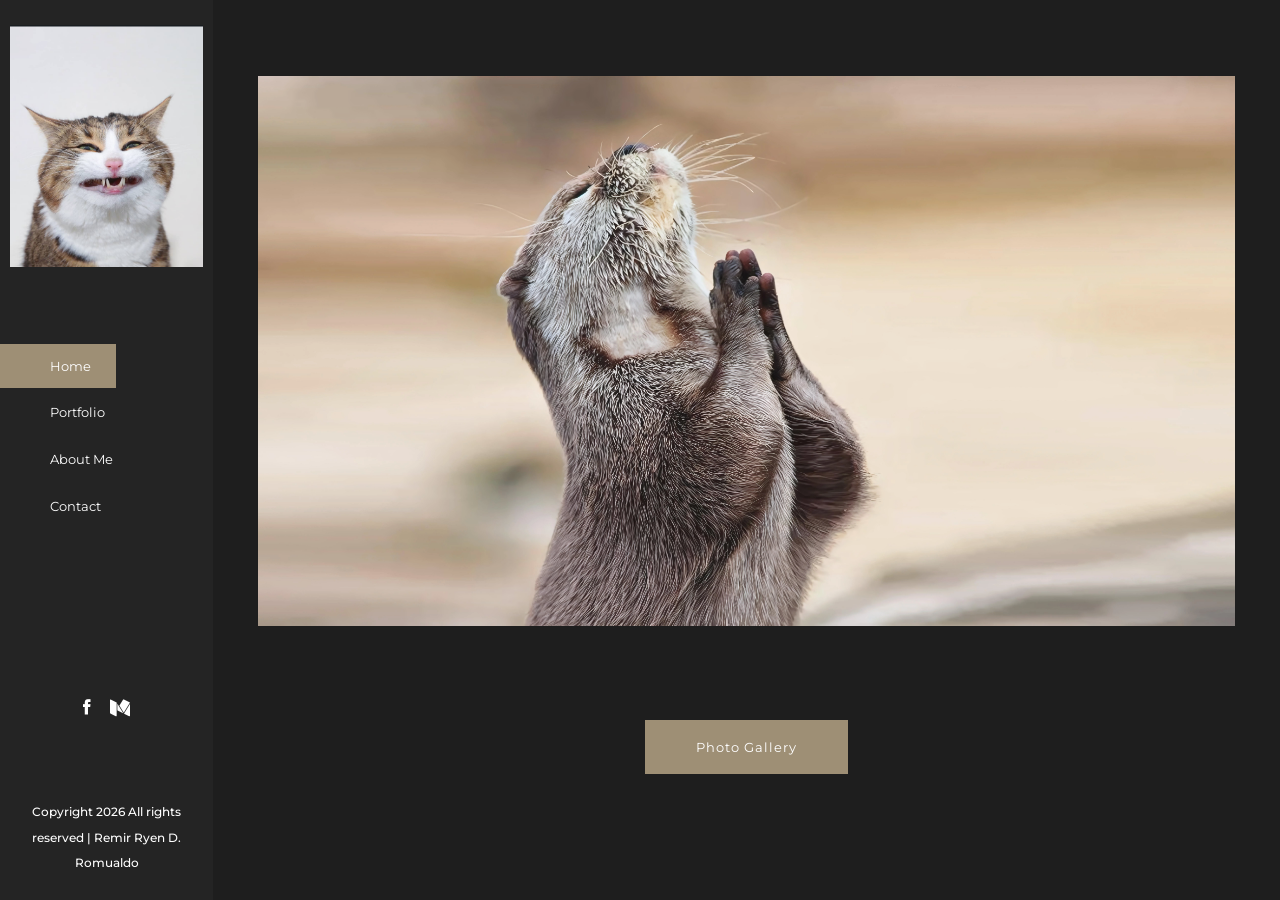
<file: index.html>
<!DOCTYPE html>
<html lang="en">
<head>
    <!-- ========== Meta Tags ========== -->
    <meta charset="UTF-8">
    <meta name="viewport" content="width=device-width, initial-scale=1, maximum-scale=1">
    <!-- ========== Title ========== -->
    <title>Remir Ryen D. Romualdo, Index</title>
    <!-- ========== Favicon Ico ========== -->
    <!--<link rel="icon" href="fav.ico">-->
    <!-- ========== STYLESHEETS ========== -->
    <!-- Bootstrap CSS -->
    <link href="assets/css/bootstrap.min.css" rel="stylesheet">
    <!-- Fonts Icon CSS -->
    <link href="assets/css/font-awesome.min.css" rel="stylesheet">
    <link href="assets/css/et-line.css" rel="stylesheet">
    <link href="assets/css/ionicons.min.css" rel="stylesheet">
    <!-- Carousel CSS -->
    <link href="assets/css/slick.css" rel="stylesheet">
    <!-- Magnific-popup -->
    <link rel="stylesheet" href="assets/css/magnific-popup.css">
    <!-- Animate CSS -->
    <link rel="stylesheet" href="assets/css/animate.min.css">
    <!-- Custom styles for this template -->
    <link href="assets/css/main.css" rel="stylesheet">
</head>
<body>
    <div class="loader">
        <div class="loader-outter"></div>
        <div class="loader-inner"></div>
    </div>

    <div class="body-container container-fluid">
        <a class="menu-btn" href="javascript:void(0)">
            <i class="ion ion-grid"></i>
        </a>
        <div class="row justify-content-center">
            <!--=================== side menu ====================-->
            <div class="col-lg-2 col-md-3 col-12 menu_block">

                <!--logo -->
                <div class="logo_box">
                    <a href="index.html">
                        <img src="assets/img/logo1.jpg">
                    </a>
                </div>
                <!--logo end-->

                <!--main menu -->
                <div class="side_menu_section">
                    <ul class="menu_nav">
                        <li class="active">
                            <a href="index.html">
                                Home
                            </a>
                        </li>
                        <li>
                            <a href="portfolio.html">
                                Portfolio
                            </a>
                        </li>
                        <li>
                            <a href="about.html">
                                About Me
                            </a>
                        </li>
                        <li>
                            <a href="contact.html">
                                Contact
                            </a>
                        </li>
                    </ul>
                </div>
                <!--main menu end -->

                <!--social and copyright -->
                <div class="side_menu_bottom">
                    <div class="side_menu_bottom_inner">
                        <ul class="social_menu">
                            <li>
                                <a href="https://www.facebook.com/theperpetualite"><i class="ion ion-social-facebook"></i></i> </a>
                            </li>
                            <li>
                                <a href="https://medium.com/@theperpetualite"> <i class="fa fa-medium" aria-hidden="true"></i> </a>
                            </li>
                        </ul>
                        <div class="copy_right">
                            <p class="copyright">Copyright 2026 All rights reserved | Remir Ryen D. Romualdo</p>
                        </div>
                    </div>
                </div>
                <!--social and copyright end -->

            </div>
            <!--=================== side menu end====================-->

            <!--=================== content body ====================-->
            <div class="col-lg-10 col-md-9 col-12 body_block  align-content-center">
                <div class="portfolio">
                    <div class="container-fluid">
                        <img src="assets/img/20230619_162327-2.JPG" alt="Remir Ryen D. Romualdo" draggable="false" style="display: block; width: 100%; max-width: 100%; height: auto; max-height: calc(100vh - 180px); margin: 0 auto; object-fit: contain; pointer-events: none; user-select: none;">
                        <br><br>
                        <div class="element_section mt30 mb50">
                            <div class="section_content mt30">
                                <center><a href="portfolio.html" class="btn btn-primary">Photo Gallery</a></center>
                            </div>
                        </div>
                    </div>
                </div>
            </div>
            <!--=================== content body end ====================-->
        </div>
    </div>


    <!-- jquery -->
    <script src="assets/js/jquery.min.js"></script>
    <!-- bootstrap -->
    <script src="assets/js/popper.js"></script>
    <script src="assets/js/bootstrap.min.js"></script>
    <script src="assets/js/waypoints.min.js"></script>
    <!--slick carousel -->
    <script src="assets/js/slick.min.js"></script>
    <!--Portfolio Filter-->
    <script src="assets/js/imgloaded.js"></script>
    <script src="assets/js/isotope.js"></script>
    <!-- Magnific-popup -->
    <script src="assets/js/jquery.magnific-popup.min.js"></script>
    <!--Counter-->
    <script src="assets/js/jquery.counterup.min.js"></script>
    <!-- WOW JS -->
    <script src="assets/js/wow.min.js"></script>
    <!-- Custom js -->
    <script src="assets/js/main.js"></script>
</body>
</html>
</file>
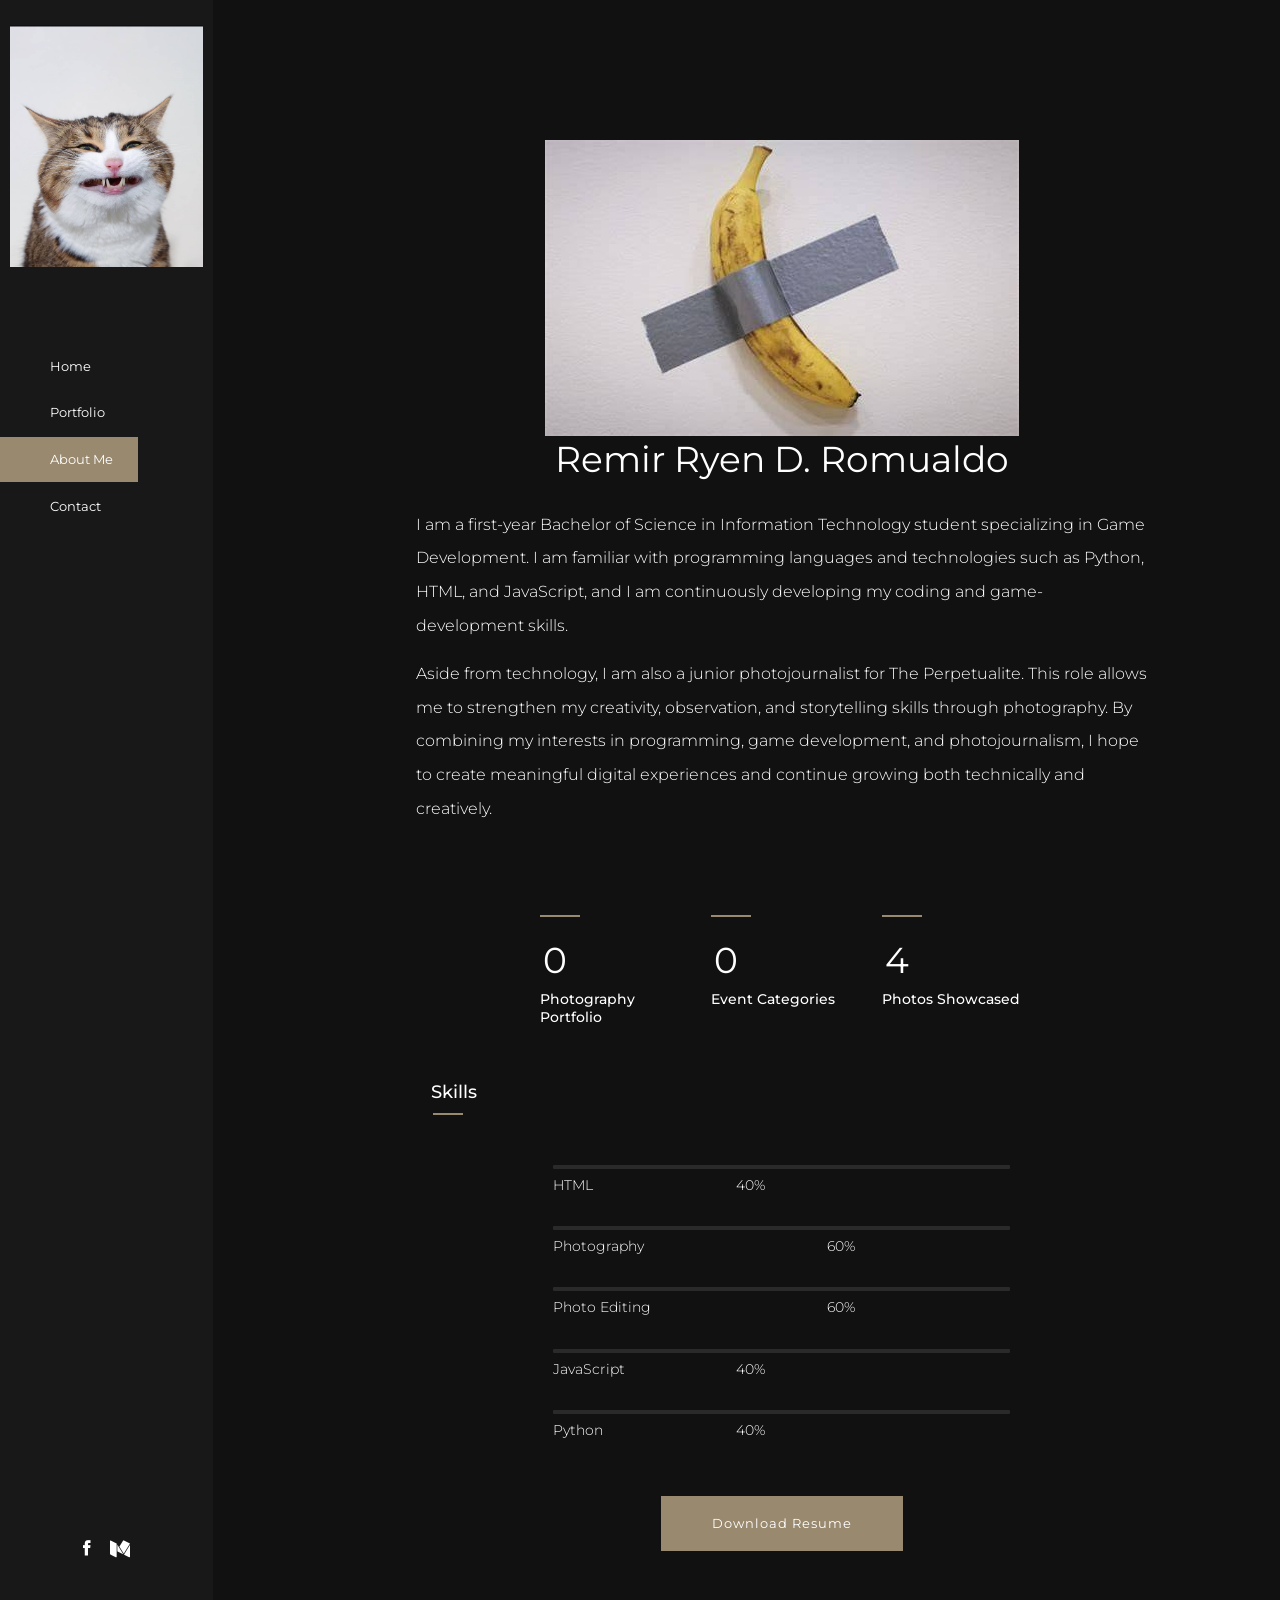
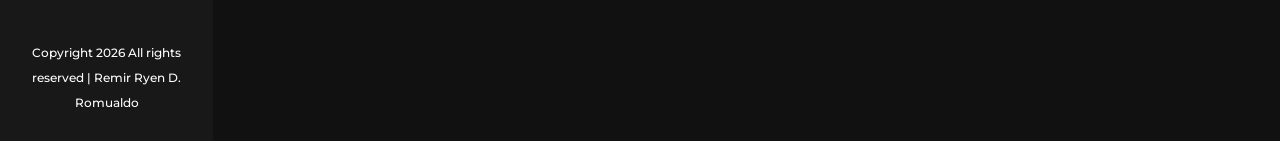
<file: about.html>
<!DOCTYPE html>
<html lang="en">
<head>
    <!-- ========== Meta Tags ========== -->
    <meta charset="UTF-8">
    <meta name="viewport" content="width=device-width, initial-scale=1, maximum-scale=1">
    <!-- ========== Title ========== -->
    <title>Remir Ryen D. Romualdo, About</title>
    <!-- ========== STYLESHEETS ========== -->
    <link href="assets/css/bootstrap.min.css" rel="stylesheet">
    <link href="assets/css/font-awesome.min.css" rel="stylesheet">
    <link href="assets/css/et-line.css" rel="stylesheet">
    <link href="assets/css/ionicons.min.css" rel="stylesheet">
    <link href="assets/css/slick.css" rel="stylesheet">
    <link rel="stylesheet" href="assets/css/magnific-popup.css">
    <link rel="stylesheet" href="assets/css/animate.min.css">
    <link href="assets/css/main.css" rel="stylesheet">
</head>
<body>
    <div class="loader">
        <div class="loader-outter"></div>
        <div class="loader-inner"></div>
    </div>

    <div class="body-container container-fluid">
        <a class="menu-btn" href="javascript:void(0)">
            <i class="ion ion-grid"></i>
        </a>
        <div class="row justify-content-center">
            <!--=================== side menu ====================-->
            <div class="col-lg-2 col-md-3 col-12 menu_block">
                <div class="logo_box">
                    <a href="index.html">
                        <img src="assets/img/logo1.jpg">
                    </a>
                </div>

                <div class="side_menu_section">
                    <ul class="menu_nav">
                        <li>
                            <a href="index.html">Home</a>
                        </li>
                        <li>
                            <a href="portfolio.html">Portfolio</a>
                        </li>
                        <li class="active">
                            <a href="about.html">About Me</a>
                        </li>
                        <li>
                            <a href="contact.html">Contact</a>
                        </li>
                    </ul>
                </div>

                <div class="side_menu_bottom">
                    <div class="side_menu_bottom_inner">
                        <ul class="social_menu">
                            <li>
                                <a href="https://www.facebook.com/theperpetualite"><i class="ion ion-social-facebook"></i></a>
                            </li>
                            <li>
                                <a href="https://medium.com/@theperpetualite"><i class="fa fa-medium" aria-hidden="true"></i></a>
                            </li>
                        </ul>
                        <div class="copy_right">
                            <p class="copyright">Copyright 2026 All rights reserved | Remir Ryen D. Romualdo</p>
                        </div>
                    </div>
                </div>
            </div>
            <!--=================== side menu end====================-->

            <!--=================== content About Me body ====================-->
            <div class="col-lg-10 col-md-9 col-12 body_block  align-content-center">
                <div>
                    <div class="img_card">
                        <div class="row justify-content-center">
                            <div class="col-lg-8 col-md-10 col-12 content_section">
                                <div class="content_box">
                                    <div class="content_box_inner">
                                        <div class="row justify-content-center">
                                            <div class="col-12 text-center">
                                                <img src="assets/img/BANANA.jpg" width="474" height="296" alt="Remir Ryen D. Romualdo">
                                                <h3 class="mt3">
                                                    Remir Ryen D. Romualdo
                                                </h3>
                                            </div>
                                            <p>I am a first-year Bachelor of Science in Information Technology student specializing in Game Development. I am familiar with programming languages and technologies such as Python, HTML, and JavaScript, and I am continuously developing my coding and game-development skills.
                                            </p>
                                            <p>Aside from technology, I am also a junior photojournalist for The Perpetualite. This role allows me to strengthen my creativity, observation, and storytelling skills through photography. By combining my interests in programming, game development, and photojournalism, I hope to create meaningful digital experiences and continue growing both technically and creatively.</p>
                                            <!--=================== counter start====================-->
                                            <div class="pt50">
                                                <div class="row justify-content-center">
                                                    <div class="col-12 col-md-4">
                                                        <div class="counter_box">
                                                            <div class="divider"></div>
                                                            <span class="counter">1</span>
                                                            <h5>Photography portfolio</h5>
                                                        </div>
                                                    </div>
                                                    <div class="col-12 col-md-4">
                                                        <div class="counter_box">
                                                            <div class="divider"></div>
                                                            <span class="counter">3</span>
                                                            <h5>Event categories</h5>
                                                        </div>
                                                    </div>
                                                    <div class="col-12 col-md-4">
                                                        <div class="counter_box">
                                                            <div class="divider"></div>
                                                            <span class="counter">14</span>
                                                            <h5>Photos showcased</h5>
                                                        </div>
                                                    </div>
                                                </div>
                                            </div>
                                            <!--=================== counter end====================-->
                                        </div>

                                        <!--progress bars elements-->
                                        <div class="element_section mt30 mb50">
                                            <div class="section_title">
                                                <h4>Skills</h4>
                                            </div>
                                            <div class="section_content mt30">
                                                <div class="row justify-content-center">
                                                    <div class="col-12 col-md-10 col-lg-8">
                                                        <div class="progress_container">

                                                            <div class="single_progressbar">
                                                                <div class="progress">
                                                                    <div class="progress-bar" role="progressbar" data-transitiongoal="40"></div>
                                                                </div>
                                                                <div class="progress_text">
                                                                    <span>HTML</span>
                                                                    <span class="progress_num" style="left:40%;">40%</span>
                                                                </div>
                                                            </div>

                                                            <div class="single_progressbar">
                                                                <div class="progress">
                                                                    <div class="progress-bar" role="progressbar" data-transitiongoal="60"></div>
                                                                </div>
                                                                <div class="progress_text">
                                                                    <span>Photography</span>
                                                                    <span class="progress_num" style="left:60%;">60%</span>
                                                                </div>
                                                            </div>

                                                            <div class="single_progressbar">
                                                                <div class="progress">
                                                                    <div class="progress-bar" role="progressbar" data-transitiongoal="60"></div>
                                                                </div>
                                                                <div class="progress_text">
                                                                    <span>Photo Editing</span>
                                                                    <span class="progress_num" style="left:60%;">60%</span>
                                                                </div>
                                                            </div>

                                                            <div class="single_progressbar">
                                                                <div class="progress">
                                                                    <div class="progress-bar" role="progressbar" data-transitiongoal="40"></div>
                                                                </div>
                                                                <div class="progress_text">
                                                                    <span>JavaScript</span>
                                                                    <span class="progress_num" style="left:40%;">40%</span>
                                                                </div>
                                                            </div>

                                                            <div class="single_progressbar">
                                                                <div class="progress">
                                                                    <div class="progress-bar" role="progressbar" data-transitiongoal="40"></div>
                                                                </div>
                                                                <div class="progress_text">
                                                                    <span>Python</span>
                                                                    <span class="progress_num" style="left:40%;">40%</span>
                                                                </div>
                                                            </div>

                                                        </div>                                    
                                                    </div>
                                                </div>
                                            </div>
                                        </div>
                                        <!--progress bars  elements end-->
                                        <!--===================resume start====================-->
                                        <div class="element_section mt30 mb50">
                                            <center>
                                                <a href="assets/files/resume.png" download="assets/files/resume.png">
                                                    <button class="btn btn-primary">Download Resume</button>
                                                </a>
                                            </center>
                                        </div>
                                        <!--===================resume end====================-->

                                    </div>
                                </div>
                            </div>
                        </div>
                    </div>
                </div>
            </div>
            <!--=================== content body end ====================-->
        </div>
    </div>

    <script src="assets/js/jquery.min.js"></script>
    <script src="assets/js/popper.js"></script>
    <script src="assets/js/bootstrap.min.js"></script>
    <script src="assets/js/waypoints.min.js"></script>
    <script src="assets/js/slick.min.js"></script>
    <script src="assets/js/imgloaded.js"></script>
    <script src="assets/js/isotope.js"></script>
    <script src="assets/js/jquery.magnific-popup.min.js"></script>
    <script src="assets/js/jquery.counterup.min.js"></script>
    <script src="assets/js/wow.min.js"></script>
    <script src="assets/js/main.js"></script>
</body>
</html>
</file>
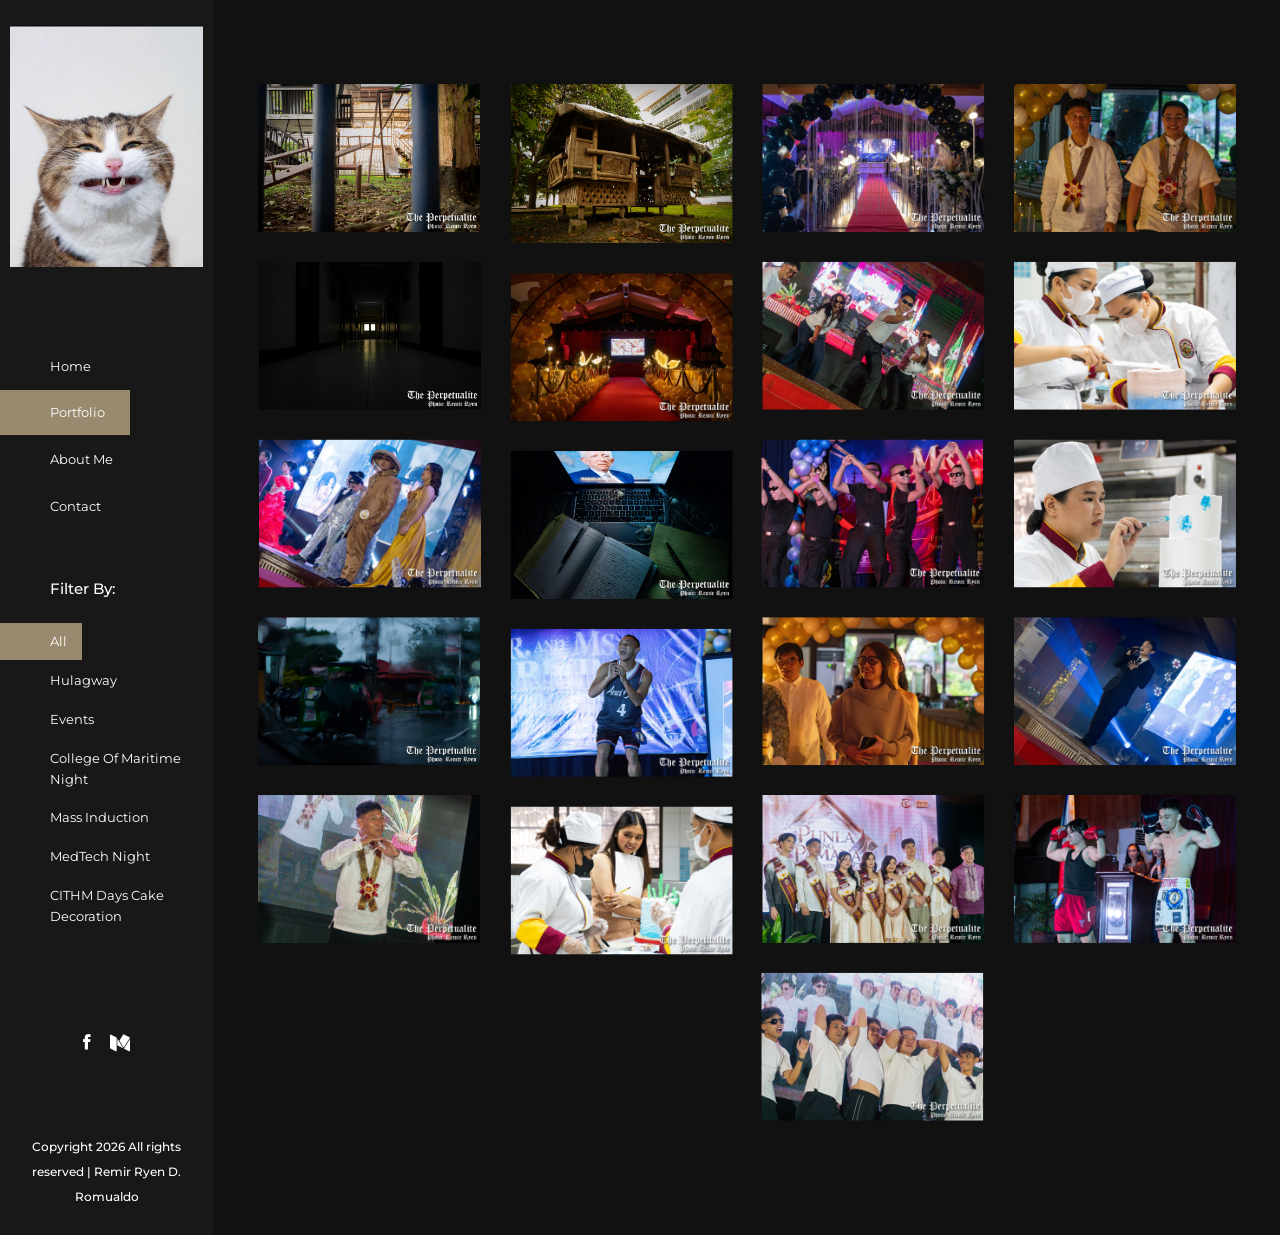
<file: portfolio.html>
<!DOCTYPE html>
<html lang="en">
<head>
    <meta charset="UTF-8">
    <meta name="viewport" content="width=device-width, initial-scale=1, maximum-scale=1">
    <title>Remir Ryen D. Romualdo, Portfolio</title>
    <link href="assets/css/bootstrap.min.css" rel="stylesheet">
    <link href="assets/css/font-awesome.min.css" rel="stylesheet">
    <link href="assets/css/et-line.css" rel="stylesheet">
    <link href="assets/css/ionicons.min.css" rel="stylesheet">
    <link href="assets/css/slick.css" rel="stylesheet">
    <link rel="stylesheet" href="assets/css/magnific-popup.css">
    <link rel="stylesheet" href="assets/css/animate.min.css">
    <link href="assets/css/main.css" rel="stylesheet">
</head>
<body>
    <div class="loader">
        <div class="loader-outter"></div>
        <div class="loader-inner"></div>
    </div>

    <div class="body-container container-fluid">
        <a class="menu-btn" href="javascript:void(0)">
            <i class="ion ion-grid"></i>
        </a>
        <div class="row justify-content-center">
            <div class="col-lg-2 col-md-3 col-12 menu_block">
                <div class="logo_box">
                    <a href="index.html"><img src="assets/img/logo1.jpg"></a>
                </div>

                <div class="side_menu_section">
                    <ul class="menu_nav">
                        <li><a href="index.html">Home</a></li>
                        <li class="active"><a href="portfolio.html">Portfolio</a></li>
                        <li><a href="about.html">About Me</a></li>
                        <li><a href="contact.html">Contact</a></li>
                    </ul>
                </div>
                <div class="side_menu_section">
                    <h4 class="side_title">Filter by:</h4>
                    <ul id="filtr-container" class="filter_nav">
                        <li data-filter="*" class="active"><a href="javascript:void(0)">All</a></li>
                        <li data-filter=".hulagway"><a href="javascript:void(0)">Hulagway</a></li>
                        <li data-filter=".events"><a href="javascript:void(0)">Events</a></li>
                        <li data-filter=".maritime-night"><a href="javascript:void(0)">College of Maritime Night</a></li>
                        <li data-filter=".mass-induction"><a href="javascript:void(0)">Mass Induction</a></li>
                        <li data-filter=".medtech-night"><a href="javascript:void(0)">MedTech Night</a></li>
                        <li data-filter=".cithm-cake-deco"><a href="javascript:void(0)">CITHM Days Cake Decoration</a></li>
                    </ul>
                </div>

                <div class="side_menu_bottom">
                    <div class="side_menu_bottom_inner">
                        <ul class="social_menu">
                            <li><a href="https://www.facebook.com/theperpetualite"><i class="ion ion-social-facebook"></i></a></li>
                            <li><a href="https://medium.com/@theperpetualite"><i class="fa fa-medium" aria-hidden="true"></i></a></li>
                        </ul>
                        <div class="copy_right">
                            <p class="copyright">Copyright 2026 All rights reserved | Remir Ryen D. Romualdo</p>
                        </div>
                    </div>
                </div>
            </div>

            <div class="col-lg-10 col-md-9 col-12 body_block align-content-center">
                <div class="portfolio gutters grid img-container">
                    <div class="grid-sizer col-sm-12 col-md-6 col-lg-3"></div>

                    <div class="grid-item hulagway col-sm-12 col-md-6 col-lg-3">
                        <a href="assets/img/hulagway/DSCF1904.JPG" title="HULAGWAY: Pook-palaruan">
                            <div class="project_box_one">
                                <img src="assets/img/hulagway/DSCF1904.JPG" alt="HULAGWAY: Pook-palaruan">
                                <div class="product_info"><div class="product_info_text"><div class="product_info_text_inner"><i class="ion ion-plus"></i><h4>HULAGWAY: Pook-palaruan</h4></div></div></div>
                            </div>
                        </a>
                    </div>

                    <div class="grid-item hulagway col-sm-12 col-md-6 col-lg-3">
                        <a href="assets/img/hulagway/DSCF1900.JPG" title="HULAGWAY: Liwanag sa dilim">
                            <div class="project_box_one">
                                <img src="assets/img/hulagway/DSCF1900.JPG" alt="HULAGWAY: Liwanag sa dilim">
                                <div class="product_info"><div class="product_info_text"><div class="product_info_text_inner"><i class="ion ion-plus"></i><h4>HULAGWAY: Liwanag sa dilim</h4></div></div></div>
                            </div>
                        </a>
                    </div>

                    <div class="grid-item hulagway col-sm-12 col-md-6 col-lg-3">
                        <a href="assets/img/hulagway/DSCF1115.JPG" title="HULAGWAY: Deadline">
                            <div class="project_box_one">
                                <img src="assets/img/hulagway/DSCF1115.JPG" alt="HULAGWAY: Deadline">
                                <div class="product_info"><div class="product_info_text"><div class="product_info_text_inner"><i class="ion ion-plus"></i><h4>HULAGWAY: Deadline</h4></div></div></div>
                            </div>
                        </a>
                    </div>

                    <div class="grid-item hulagway col-sm-12 col-md-6 col-lg-3">
                        <a href="assets/img/hulagway/DSCF1101.JPG?v=202611022220" title="HULAGWAY: Bahay kubo, kahit munti">
                            <div class="project_box_one">
                                <img src="assets/img/hulagway/DSCF1101.JPG?v=202611022220" alt="HULAGWAY: Bahay kubo, kahit munti">
                                <div class="product_info"><div class="product_info_text"><div class="product_info_text_inner"><i class="ion ion-plus"></i><h4>HULAGWAY: Bahay kubo, kahit munti</h4></div></div></div>
                            </div>
                        </a>
                    </div>
                    <div class="grid-item hulagway col-sm-12 col-md-6 col-lg-3">
                        <a href="assets/img/hulagway/DSCF7405.JPG" title="HULAGWAY: Rainy Commute">
                            <div class="project_box_one">
                                <img src="assets/img/hulagway/DSCF7405.JPG" alt="HULAGWAY: Rainy Commute">
                                <div class="product_info"><div class="product_info_text"><div class="product_info_text_inner"><i class="ion ion-plus"></i><h4>HULAGWAY: Rainy Commute</h4></div></div></div>
                            </div>
                        </a>
                    </div>
                    <div class="grid-item events maritime-night col-sm-12 col-md-6 col-lg-3">
                        <a href="assets/img/College of Maritime Night/840951727_1468638758415687_7549957565182352106_n.jpg" title="College of Maritime Night">
                            <div class="project_box_one">
                                <img src="assets/img/College of Maritime Night/840951727_1468638758415687_7549957565182352106_n.jpg" alt="College of Maritime Night">
                                <div class="product_info"><div class="product_info_text"><div class="product_info_text_inner"><i class="ion ion-plus"></i><h4>College of Maritime Night</h4></div></div></div>
                            </div>
                        </a>
                    </div>
                    <div class="grid-item events maritime-night col-sm-12 col-md-6 col-lg-3">
                        <a href="assets/img/College of Maritime Night/836475204_1637616041039867_3808644488063968787_n.jpg" title="College of Maritime Night">
                            <div class="project_box_one">
                                <img src="assets/img/College of Maritime Night/836475204_1637616041039867_3808644488063968787_n.jpg" alt="College of Maritime Night">
                                <div class="product_info"><div class="product_info_text"><div class="product_info_text_inner"><i class="ion ion-plus"></i><h4>College of Maritime Night</h4></div></div></div>
                            </div>
                        </a>
                    </div>
                    <div class="grid-item events maritime-night col-sm-12 col-md-6 col-lg-3">
                        <a href="assets/img/College of Maritime Night/836278138_4533963030173233_5106859082874246530_n.jpg" title="College of Maritime Night">
                            <div class="project_box_one">
                                <img src="assets/img/College of Maritime Night/836278138_4533963030173233_5106859082874246530_n.jpg" alt="College of Maritime Night">
                                <div class="product_info"><div class="product_info_text"><div class="product_info_text_inner"><i class="ion ion-plus"></i><h4>College of Maritime Night</h4></div></div></div>
                            </div>
                        </a>
                    </div>
                    <div class="grid-item events mass-induction col-sm-12 col-md-6 col-lg-3">
                        <a href="assets/img/Mass Induction of Officers/853879141_1098328992958949_9148019238593351061_n.jpg" title="Mass Induction of Officers">
                            <div class="project_box_one">
                                <img src="assets/img/Mass Induction of Officers/853879141_1098328992958949_9148019238593351061_n.jpg" alt="Mass Induction of Officers">
                                <div class="product_info"><div class="product_info_text"><div class="product_info_text_inner"><i class="ion ion-plus"></i><h4>Mass Induction of Officers</h4></div></div></div>
                            </div>
                        </a>
                    </div>
                    <div class="grid-item events mass-induction col-sm-12 col-md-6 col-lg-3">
                        <a href="assets/img/Mass Induction of Officers/852948412_1776329017009599_814218635079767363_n.jpg" title="Mass Induction of Officers">
                            <div class="project_box_one">
                                <img src="assets/img/Mass Induction of Officers/852948412_1776329017009599_814218635079767363_n.jpg" alt="Mass Induction of Officers">
                                <div class="product_info"><div class="product_info_text"><div class="product_info_text_inner"><i class="ion ion-plus"></i><h4>Mass Induction of Officers</h4></div></div></div>
                            </div>
                        </a>
                    </div>
                    <div class="grid-item events mass-induction col-sm-12 col-md-6 col-lg-3">
                        <a href="assets/img/Mass Induction of Officers/852661241_1131165816529919_5850285928601093659_n.jpg" title="Mass Induction of Officers">
                            <div class="project_box_one">
                                <img src="assets/img/Mass Induction of Officers/852661241_1131165816529919_5850285928601093659_n.jpg" alt="Mass Induction of Officers">
                                <div class="product_info"><div class="product_info_text"><div class="product_info_text_inner"><i class="ion ion-plus"></i><h4>Mass Induction of Officers</h4></div></div></div>
                            </div>
                        </a>
                    </div>
                    <div class="grid-item events mass-induction col-sm-12 col-md-6 col-lg-3">
                        <a href="assets/img/Mass Induction of Officers/854188216_1313382424149783_5451542906776880486_n.jpg" title="Mass Induction of Officers">
                            <div class="project_box_one">
                                <img src="assets/img/Mass Induction of Officers/854188216_1313382424149783_5451542906776880486_n.jpg" alt="Mass Induction of Officers">
                                <div class="product_info"><div class="product_info_text"><div class="product_info_text_inner"><i class="ion ion-plus"></i><h4>Mass Induction of Officers</h4></div></div></div>
                            </div>
                        </a>
                    </div>
                    <div class="grid-item events mass-induction col-sm-12 col-md-6 col-lg-3">
                        <a href="assets/img/Mass Induction of Officers/854457979_1444635280927236_4304632057734966070_n.jpg" title="Mass Induction of Officers">
                            <div class="project_box_one">
                                <img src="assets/img/Mass Induction of Officers/854457979_1444635280927236_4304632057734966070_n.jpg" alt="Mass Induction of Officers">
                                <div class="product_info"><div class="product_info_text"><div class="product_info_text_inner"><i class="ion ion-plus"></i><h4>Mass Induction of Officers</h4></div></div></div>
                            </div>
                        </a>
                    </div>
                    <div class="grid-item events mass-induction col-sm-12 col-md-6 col-lg-3">
                        <a href="assets/img/Mass Induction of Officers/850991815_1828258875045299_8398502818557377172_n.jpg" title="Mass Induction of Officers">
                            <div class="project_box_one">
                                <img src="assets/img/Mass Induction of Officers/850991815_1828258875045299_8398502818557377172_n.jpg" alt="Mass Induction of Officers">
                                <div class="product_info"><div class="product_info_text"><div class="product_info_text_inner"><i class="ion ion-plus"></i><h4>Mass Induction of Officers</h4></div></div></div>
                            </div>
                        </a>
                    </div>
                    <div class="grid-item events mass-induction col-sm-12 col-md-6 col-lg-3">
                        <a href="assets/img/Mass Induction of Officers/853075024_1137239735306499_50506324021384994_n.jpg" title="Mass Induction of Officers">
                            <div class="project_box_one">
                                <img src="assets/img/Mass Induction of Officers/853075024_1137239735306499_50506324021384994_n.jpg" alt="Mass Induction of Officers">
                                <div class="product_info"><div class="product_info_text"><div class="product_info_text_inner"><i class="ion ion-plus"></i><h4>Mass Induction of Officers</h4></div></div></div>
                            </div>
                        </a>
                    </div>
                    <div class="grid-item events medtech-night col-sm-12 col-md-6 col-lg-3">
                        <a href="assets/img/MedTech Night/813837698_3443364279179404_8716844960278508082_n.jpg" title="MedTech Night">
                            <div class="project_box_one">
                                <img src="assets/img/MedTech Night/813837698_3443364279179404_8716844960278508082_n.jpg" alt="MedTech Night">
                                <div class="product_info"><div class="product_info_text"><div class="product_info_text_inner"><i class="ion ion-plus"></i><h4>MedTech Night</h4></div></div></div>
                            </div>
                        </a>
                    </div>
                    <div class="grid-item events medtech-night col-sm-12 col-md-6 col-lg-3">
                        <a href="assets/img/MedTech Night/813790751_2014563132537339_8504391239784237340_n.jpg" title="MedTech Night">
                            <div class="project_box_one">
                                <img src="assets/img/MedTech Night/813790751_2014563132537339_8504391239784237340_n.jpg" alt="MedTech Night">
                                <div class="product_info"><div class="product_info_text"><div class="product_info_text_inner"><i class="ion ion-plus"></i><h4>MedTech Night</h4></div></div></div>
                            </div>
                        </a>
                    </div>
                    <div class="grid-item events medtech-night col-sm-12 col-md-6 col-lg-3">
                        <a href="assets/img/MedTech Night/813614161_1562972991671269_2167720563879226849_n.jpg" title="MedTech Night">
                            <div class="project_box_one">
                                <img src="assets/img/MedTech Night/813614161_1562972991671269_2167720563879226849_n.jpg" alt="MedTech Night">
                                <div class="product_info"><div class="product_info_text"><div class="product_info_text_inner"><i class="ion ion-plus"></i><h4>MedTech Night</h4></div></div></div>
                            </div>
                        </a>
                    </div>
                    <div class="grid-item events cithm-cake-deco col-sm-12 col-md-6 col-lg-3">
                        <a href="assets/img/CITHM Day Cake Deco/859218208_1585498856596198_4227130186061549272_n.jpg" title="CITHM Days Cake Decoration">
                            <div class="project_box_one">
                                <img src="assets/img/CITHM Day Cake Deco/859218208_1585498856596198_4227130186061549272_n.jpg" alt="CITHM Days Cake Decoration">
                                <div class="product_info"><div class="product_info_text"><div class="product_info_text_inner"><i class="ion ion-plus"></i><h4>CITHM Days Cake Decoration</h4></div></div></div>
                            </div>
                        </a>
                    </div>
                    <div class="grid-item events cithm-cake-deco col-sm-12 col-md-6 col-lg-3">
                        <a href="assets/img/CITHM Day Cake Deco/864869521_28806230462339329_8663454230388833257_n.jpg" title="CITHM Days Cake Decoration">
                            <div class="project_box_one">
                                <img src="assets/img/CITHM Day Cake Deco/864869521_28806230462339329_8663454230388833257_n.jpg" alt="CITHM Days Cake Decoration">
                                <div class="product_info"><div class="product_info_text"><div class="product_info_text_inner"><i class="ion ion-plus"></i><h4>CITHM Days Cake Decoration</h4></div></div></div>
                            </div>
                        </a>
                    </div>
                    <div class="grid-item events cithm-cake-deco col-sm-12 col-md-6 col-lg-3">
                        <a href="assets/img/CITHM Day Cake Deco/865371890_1545278604031059_4760209757864938093_n.jpg" title="CITHM Days Cake Decoration">
                            <div class="project_box_one">
                                <img src="assets/img/CITHM Day Cake Deco/865371890_1545278604031059_4760209757864938093_n.jpg" alt="CITHM Days Cake Decoration">
                                <div class="product_info"><div class="product_info_text"><div class="product_info_text_inner"><i class="ion ion-plus"></i><h4>CITHM Days Cake Decoration</h4></div></div></div>
                            </div>
                        </a>
                    </div>
                </div>
            </div>
        </div>
    </div>

    <script src="assets/js/jquery.min.js"></script>
    <script src="assets/js/popper.js"></script>
    <script src="assets/js/bootstrap.min.js"></script>
    <script src="assets/js/waypoints.min.js"></script>
    <script src="assets/js/slick.min.js"></script>
    <script src="assets/js/imgloaded.js"></script>
    <script src="assets/js/isotope.js"></script>
    <script src="assets/js/jquery.magnific-popup.min.js"></script>
    <script src="assets/js/jquery.counterup.min.js"></script>
    <script src="assets/js/wow.min.js"></script>
    <script src="assets/js/main.js"></script>
</body>
</html>
</file>
<file: assets/css/et-line.css>
@font-face{font-family:et-line;src:url(../fonts/et-line.eot);src:url(../fonts/et-line.eot?#iefix) format('embedded-opentype'),url(../fonts/et-line.woff) format('woff'),url(../fonts/et-line.ttf) format('truetype'),url(../fonts/et-line.svg#et-line) format('svg');font-weight:400;font-style:normal}[data-icon]:before{font-family:et-line;content:attr(data-icon);speak:none;font-weight:400;font-variant:normal;text-transform:none;line-height:1;-webkit-font-smoothing:antialiased;-moz-osx-font-smoothing:grayscale;display:inline-block}.icon-adjustments,.icon-alarmclock,.icon-anchor,.icon-aperture,.icon-attachment,.icon-bargraph,.icon-basket,.icon-beaker,.icon-bike,.icon-book-open,.icon-briefcase,.icon-browser,.icon-calendar,.icon-camera,.icon-caution,.icon-chat,.icon-circle-compass,.icon-clipboard,.icon-clock,.icon-cloud,.icon-compass,.icon-desktop,.icon-dial,.icon-document,.icon-documents,.icon-download,.icon-dribbble,.icon-edit,.icon-envelope,.icon-expand,.icon-facebook,.icon-flag,.icon-focus,.icon-gears,.icon-genius,.icon-gift,.icon-global,.icon-globe,.icon-googleplus,.icon-grid,.icon-happy,.icon-hazardous,.icon-heart,.icon-hotairballoon,.icon-hourglass,.icon-key,.icon-laptop,.icon-layers,.icon-lifesaver,.icon-lightbulb,.icon-linegraph,.icon-linkedin,.icon-lock,.icon-magnifying-glass,.icon-map,.icon-map-pin,.icon-megaphone,.icon-mic,.icon-mobile,.icon-newspaper,.icon-notebook,.icon-paintbrush,.icon-paperclip,.icon-pencil,.icon-phone,.icon-picture,.icon-pictures,.icon-piechart,.icon-presentation,.icon-pricetags,.icon-printer,.icon-profile-female,.icon-profile-male,.icon-puzzle,.icon-quote,.icon-recycle,.icon-refresh,.icon-ribbon,.icon-rss,.icon-sad,.icon-scissors,.icon-scope,.icon-search,.icon-shield,.icon-speedometer,.icon-strategy,.icon-streetsign,.icon-tablet,.icon-target,.icon-telescope,.icon-toolbox,.icon-tools,.icon-tools-2,.icon-trophy,.icon-tumblr,.icon-twitter,.icon-upload,.icon-video,.icon-wallet,.icon-wine{font-family:et-line;speak:none;font-style:normal;font-weight:400;font-variant:normal;text-transform:none;line-height:1;-webkit-font-smoothing:antialiased;-moz-osx-font-smoothing:grayscale;display:inline-block}.icon-mobile:before{content:"\e000"}.icon-laptop:before{content:"\e001"}.icon-desktop:before{content:"\e002"}.icon-tablet:before{content:"\e003"}.icon-phone:before{content:"\e004"}.icon-document:before{content:"\e005"}.icon-documents:before{content:"\e006"}.icon-search:before{content:"\e007"}.icon-clipboard:before{content:"\e008"}.icon-newspaper:before{content:"\e009"}.icon-notebook:before{content:"\e00a"}.icon-book-open:before{content:"\e00b"}.icon-browser:before{content:"\e00c"}.icon-calendar:before{content:"\e00d"}.icon-presentation:before{content:"\e00e"}.icon-picture:before{content:"\e00f"}.icon-pictures:before{content:"\e010"}.icon-video:before{content:"\e011"}.icon-camera:before{content:"\e012"}.icon-printer:before{content:"\e013"}.icon-toolbox:before{content:"\e014"}.icon-briefcase:before{content:"\e015"}.icon-wallet:before{content:"\e016"}.icon-gift:before{content:"\e017"}.icon-bargraph:before{content:"\e018"}.icon-grid:before{content:"\e019"}.icon-expand:before{content:"\e01a"}.icon-focus:before{content:"\e01b"}.icon-edit:before{content:"\e01c"}.icon-adjustments:before{content:"\e01d"}.icon-ribbon:before{content:"\e01e"}.icon-hourglass:before{content:"\e01f"}.icon-lock:before{content:"\e020"}.icon-megaphone:before{content:"\e021"}.icon-shield:before{content:"\e022"}.icon-trophy:before{content:"\e023"}.icon-flag:before{content:"\e024"}.icon-map:before{content:"\e025"}.icon-puzzle:before{content:"\e026"}.icon-basket:before{content:"\e027"}.icon-envelope:before{content:"\e028"}.icon-streetsign:before{content:"\e029"}.icon-telescope:before{content:"\e02a"}.icon-gears:before{content:"\e02b"}.icon-key:before{content:"\e02c"}.icon-paperclip:before{content:"\e02d"}.icon-attachment:before{content:"\e02e"}.icon-pricetags:before{content:"\e02f"}.icon-lightbulb:before{content:"\e030"}.icon-layers:before{content:"\e031"}.icon-pencil:before{content:"\e032"}.icon-tools:before{content:"\e033"}.icon-tools-2:before{content:"\e034"}.icon-scissors:before{content:"\e035"}.icon-paintbrush:before{content:"\e036"}.icon-magnifying-glass:before{content:"\e037"}.icon-circle-compass:before{content:"\e038"}.icon-linegraph:before{content:"\e039"}.icon-mic:before{content:"\e03a"}.icon-strategy:before{content:"\e03b"}.icon-beaker:before{content:"\e03c"}.icon-caution:before{content:"\e03d"}.icon-recycle:before{content:"\e03e"}.icon-anchor:before{content:"\e03f"}.icon-profile-male:before{content:"\e040"}.icon-profile-female:before{content:"\e041"}.icon-bike:before{content:"\e042"}.icon-wine:before{content:"\e043"}.icon-hotairballoon:before{content:"\e044"}.icon-globe:before{content:"\e045"}.icon-genius:before{content:"\e046"}.icon-map-pin:before{content:"\e047"}.icon-dial:before{content:"\e048"}.icon-chat:before{content:"\e049"}.icon-heart:before{content:"\e04a"}.icon-cloud:before{content:"\e04b"}.icon-upload:before{content:"\e04c"}.icon-download:before{content:"\e04d"}.icon-target:before{content:"\e04e"}.icon-hazardous:before{content:"\e04f"}.icon-piechart:before{content:"\e050"}.icon-speedometer:before{content:"\e051"}.icon-global:before{content:"\e052"}.icon-compass:before{content:"\e053"}.icon-lifesaver:before{content:"\e054"}.icon-clock:before{content:"\e055"}.icon-aperture:before{content:"\e056"}.icon-quote:before{content:"\e057"}.icon-scope:before{content:"\e058"}.icon-alarmclock:before{content:"\e059"}.icon-refresh:before{content:"\e05a"}.icon-happy:before{content:"\e05b"}.icon-sad:before{content:"\e05c"}.icon-facebook:before{content:"\e05d"}.icon-twitter:before{content:"\e05e"}.icon-googleplus:before{content:"\e05f"}.icon-rss:before{content:"\e060"}.icon-tumblr:before{content:"\e061"}.icon-linkedin:before{content:"\e062"}.icon-dribbble:before{content:"\e063"}
</file>
<file: assets/css/main.css>
/*
 * Cocoon -  Portfolio html  Template
 * Build Date: december 2017
 * Author: colorlib
 * Copyright (C) 2018 colorlib
 */
/* ------------------------------------- */
/* TABLE OF CONTENTS
/* -------------------------------------
    . GENERAL
    . SIDE MENU
    . BODY SIDE GENEREL CLASSES
    . BUTTONS
    . ICON BOXES
    . PROJECTS SECTION (PORTFOLIO)
    . BLOG  SECTION
    . COUNTER SECTION
    . Testimonial SECTION
	. Contact Section
	.PROGRESSBAR
	.SINGLE POST (COMMENTS SIDEBAR TAGS LIST)
	------------------------------------- */
/*  ----------------------------------------------------
1. GENERAL
-------------------------------------------------------- */
/* ----------------IMPORT GOOGLE FONTS ------------------- */
@import url("https://fonts.googleapis.com/css?family=Montserrat:300,300i,400,500");
/* ----------------Text Fonts ------------------- */
body {
  font-size: 20px;
  line-height: 1.6;
  font-weight: 300;
  font-family: "Montserrat", sans-serif;
  color: #9c9ca9;
  font-style: normal;
  overflow-x: hidden;
}

h1, h2, h3, h4, h5, h6 {
  font-family: "Montserrat", sans-serif;
  font-weight: 400;
  color: #18181c;
  line-height: 1.3;
}

h1, .h1 {
  font-size: 42px;
  margin-bottom: 25px;
}

h2, .h2 {
  font-size: 38px;
  margin-bottom: 25px;
}

h3, .h3 {
  font-size: 36px;
  margin-bottom: 25px;
}

h4, .h4 {
  font-size: 18px;
  margin-bottom: 15px;
}

h5, .h5 {
  font-size: 16px;
  margin-bottom: 15px;
}

h6, .h6 {
  font-size: 14px;
  margin-bottom: 10px;
}

p {
  font-size: 16px;
  font-family: "Montserrat", sans-serif;
  margin: 0 0 15px;
  line-height: 2.1;
  font-weight: 300;
  color: #9c9ca9;
}
p:last-child {
  margin-bottom: 0;
}

a {
  color: inherit;
  text-decoration: none;
  cursor: pointer;
  font-size: 13px;
  font-weight: 400;
  -webkit-transition: all 0.4s ease-in-out;
  transition: all 0.4s ease-in-out;
}

a:hover,
a:focus,
a:active {
  text-decoration: none;
  outline: none;
  color: #9c9ca9;
  -webkit-transition: all 0.4s ease-in-out;
  transition: all 0.4s ease-in-out;
}

ul.nosyely_list {
  padding: 0;
  margin: 0;
  list-style: none;
}

.section_title {
  position: relative;
  margin-bottom: 25px;
}
.section_title h4 {
  text-transform: capitalize;
  font-weight: 500;
}
.section_title h4:after {
  height: 2px;
  width: 30px;
  content: "";
  background-color: #99896e;
  position: absolute;
  left: 2px;
  bottom: -10px;
}

blockquote {
  padding: 75px 25px 25px;
  font-size: 20px;
  text-align: center;
  margin: 25px 50px;
}
blockquote:before {
  content: open-quote;
  display: block;
  font-size: 134px;
  font-family: Georgia, Verdana, Roboto, serif;
  line-height: 0.2;
  padding: 0;
  opacity: 0.2;
  font-weight: 600;
  margin: 0;
}
blockquote p {
  font-size: 18px;
  text-transform: capitalize;
  font-weight: 400;
  font-style: italic;
}

.text-muted {
  color: #868e96 !important;
  font-size: 14px;
  line-height: 2.1;
}

strong {
  font-weight: 700;
}

.text-xs {
  font-size: 11px;
}

.text-xl {
  font-size: 48px;
  font-weight: 600;
  letter-spacing: 1px;
}

.uppercase {
  text-transform: uppercase;
}

.capitalize {
  text-transform: capitalize;
}

img {
  max-width: 100%;
}

@media (max-width: 768px) {
  h1, .h1 {
    font-size: 28px;
    line-height: 40px;
    margin-bottom: 15px;
    font-weight: 700;
  }

  h2, .h2 {
    font-size: 24px;
    line-height: 40px;
    margin-bottom: 15px;
  }

  h3, .h3 {
    font-size: 20px;
    line-height: 30px;
    margin-bottom: 15px;
  }

  h4, .h4 {
    font-size: 16px;
    line-height: 30px;
    margin-bottom: 10px;
  }

  h5, .h5 {
    font-size: 14px;
    line-height: 25px;
    margin-bottom: 10px;
  }

  h6, .h6 {
    font-size: 12px;
    line-height: 25px;
    margin-bottom: 5px;
  }

  .hide-md {
    display: none !important;
  }
}
/* ----------------Responsive Align ------------------- */
@media all and (max-width: 767px) {
  .text-center-xs {
    text-align: center;
  }

  .text-left-xs {
    text-align: left;
  }

  .text-right-xs {
    text-align: right;
  }
}
.loader {
  position: fixed;
  top: 0;
  bottom: 0;
  width: 100%;
  background-color: #f7f7f7;
  z-index: 999999;
}
.loader .loader-inner {
  position: absolute;
  border: 2px solid #99896e;
  border-radius: 50%;
  width: 40px;
  height: 40px;
  left: calc(50% - 20px);
  top: calc(50% - 20px);
  border-right: 0;
  border-top-color: transparent;
  -webkit-animation: loader-inner 1s cubic-bezier(0.42, 0.61, 0.58, 0.41) infinite;
  animation: loader-inner 1s cubic-bezier(0.42, 0.61, 0.58, 0.41) infinite;
}

@-webkit-keyframes loader-outter {
  0% {
    -webkit-transform: rotate(0deg);
    transform: rotate(0deg);
  }
  100% {
    -webkit-transform: rotate(360deg);
    transform: rotate(360deg);
  }
}
@keyframes loader-outter {
  0% {
    -webkit-transform: rotate(0deg);
    transform: rotate(0deg);
  }
  100% {
    -webkit-transform: rotate(360deg);
    transform: rotate(360deg);
  }
}
@-webkit-keyframes loader-inner {
  0% {
    -webkit-transform: rotate(0deg);
    transform: rotate(0deg);
  }
  100% {
    -webkit-transform: rotate(-360deg);
    transform: rotate(-360deg);
  }
}
@keyframes loader-inner {
  0% {
    -webkit-transform: rotate(0deg);
    transform: rotate(0deg);
  }
  100% {
    -webkit-transform: rotate(-360deg);
    transform: rotate(-360deg);
  }
}
/* ----------------colors------------------- */
.color-gray {
  color: #f4f8fc !important;
}

.color-dark-gray {
  color: #9c9ca9 !important;
}

.color-dark {
  color: #333333 !important;
}

.color-black {
  color: #18181c !important;
}

.color-light {
  color: #ffffff !important;
}

.color-green {
  color: #6cc47f !important;
}

.color-blue {
  color: #0652fd !important;
}

.color-red {
  color: #f97794 !important;
}

.color-orange {
  color: #f79257 !important;
}

.color-yellow {
  color: #ffbf00 !important;
}

.color-purple {
  color: #926cc4 !important;
}

.bg-grad-purple {
  background: #8C66CA;
  background: linear-gradient(135deg, #E25574 0%, #8C66CA 100%);
}

.bg-macaroni {
  background: -webkit-gradient(linear, left top, right top, from(#ff5f6d), to(#ffc371));
  background: linear-gradient(90deg, #ff5f6d 0%, #ffc371 100%);
}

.bg-light {
  background-color: #ffffff !important;
}

.bg-gray {
  background-color: #f4f8fc !important;
}

.bg-black {
  background-color: #18181c !important;
}

.bg-blue {
  background-color: #0652fd !important;
}

.bg-purple {
  background-color: #926cc4 !important;
}

/* --------------PADDING STYLE-------------- */
.p0 {
  padding: 0 !important;
}

.p5 {
  padding: 5px !important;
}

.p10 {
  padding: 10px !important;
}

.p15 {
  padding: 15px !important;
}

.p20 {
  padding: 20px !important;
}

.p25 {
  padding: 25px !important;
}

.p30 {
  padding: 30px !important;
}

.p35 {
  padding: 35px !important;
}

.p40 {
  padding: 40px !important;
}

.p45 {
  padding: 45px !important;
}

.p50 {
  padding: 50px !important;
}

.p55 {
  padding: 55px !important;
}

.p60 {
  padding: 60px !important;
}

.p65 {
  padding: 65px !important;
}

.p70 {
  padding: 70px !important;
}

.p75 {
  padding: 75px !important;
}

.p80 {
  padding: 80px !important;
}

.p85 {
  padding: 85px !important;
}

.p90 {
  padding: 90px !important;
}

.p95 {
  padding: 95px !important;
}

.p100 {
  padding: 100px !important;
}

.pt0 {
  padding-top: 0 !important;
}

.pt5 {
  padding-top: 5px !important;
}

.pt10 {
  padding-top: 10px !important;
}

.pt15 {
  padding-top: 15px !important;
}

.pt20 {
  padding-top: 20px !important;
}

.pt25 {
  padding-top: 25px !important;
}

.pt30 {
  padding-top: 30px !important;
}

.pt35 {
  padding-top: 35px !important;
}

.pt40 {
  padding-top: 40px !important;
}

.pt45 {
  padding-top: 45px !important;
}

.pt50 {
  padding-top: 50px !important;
}

.pt55 {
  padding-top: 55px !important;
}

.pt60 {
  padding-top: 60px !important;
}

.pt65 {
  padding-top: 65px !important;
}

.pt70 {
  padding-top: 70px !important;
}

.pt75 {
  padding-top: 75px !important;
}

.pt80 {
  padding-top: 80px !important;
}

.pt85 {
  padding-top: 85px !important;
}

.pt90 {
  padding-top: 90px !important;
}

.pt95 {
  padding-top: 95px !important;
}

.pt100 {
  padding-top: 100px !important;
}

.pt120 {
  padding-top: 120px !important;
}

.pt200 {
  padding-top: 200px !important;
}

.pr0 {
  padding-right: 0 !important;
}

.pr5 {
  padding-right: 5px !important;
}

.pr10 {
  padding-right: 10px !important;
}

.pr15 {
  padding-right: 15px !important;
}

.pr20 {
  padding-right: 20px !important;
}

.pr25 {
  padding-right: 25px !important;
}

.pr30 {
  padding-right: 30px !important;
}

.pr35 {
  padding-right: 35px !important;
}

.pr40 {
  padding-right: 40px !important;
}

.pr45 {
  padding-right: 45px !important;
}

.pr50 {
  padding-right: 50px !important;
}

.pr55 {
  padding-right: 55px !important;
}

.pr60 {
  padding-right: 60px !important;
}

.pr65 {
  padding-right: 65px !important;
}

.pr70 {
  padding-right: 70px !important;
}

.pr75 {
  padding-right: 75px !important;
}

.pr80 {
  padding-right: 80px !important;
}

.pr85 {
  padding-right: 85px !important;
}

.pr90 {
  padding-right: 90px !important;
}

.pr95 {
  padding-right: 95px !important;
}

.pr100 {
  padding-right: 100px !important;
}

.pb0 {
  padding-bottom: 0 !important;
}

.pb5 {
  padding-bottom: 5px !important;
}

.pb10 {
  padding-bottom: 10px !important;
}

.pb15 {
  padding-bottom: 15px !important;
}

.pb20 {
  padding-bottom: 20px !important;
}

.pb25 {
  padding-bottom: 25px !important;
}

.pb30 {
  padding-bottom: 30px !important;
}

.pb35 {
  padding-bottom: 35px !important;
}

.pb40 {
  padding-bottom: 40px !important;
}

.pb45 {
  padding-bottom: 45px !important;
}

.pb50 {
  padding-bottom: 50px !important;
}

.pb55 {
  padding-bottom: 55px !important;
}

.pb60 {
  padding-bottom: 60px !important;
}

.pb65 {
  padding-bottom: 65px !important;
}

.pb70 {
  padding-bottom: 70px !important;
}

.pb75 {
  padding-bottom: 75px !important;
}

.pb80 {
  padding-bottom: 80px !important;
}

.pb85 {
  padding-bottom: 85px !important;
}

.pb90 {
  padding-bottom: 90px !important;
}

.pb95 {
  padding-bottom: 95px !important;
}

.pb100 {
  padding-bottom: 100px !important;
}

.pb120 {
  padding-bottom: 120px !important;
}

.pb200 {
  padding-bottom: 200px !important;
}

.pl0 {
  padding-left: 0;
}

.pl5 {
  padding-left: 5px;
}

.pl10 {
  padding-left: 10px;
}

.pl15 {
  padding-left: 15px;
}

.pl20 {
  padding-left: 20px;
}

.pl25 {
  padding-left: 25px;
}

.pl30 {
  padding-left: 30px;
}

.pl35 {
  padding-left: 35px;
}

.pl40 {
  padding-left: 40px;
}

.pl45 {
  padding-left: 45px;
}

.pl50 {
  padding-left: 50px;
}

.pl55 {
  padding-left: 55px;
}

.pl60 {
  padding-left: 60px;
}

.pl65 {
  padding-left: 65px;
}

.pl70 {
  padding-left: 70px;
}

.pl75 {
  padding-left: 75px;
}

.pl80 {
  padding-left: 80px;
}

.pl85 {
  padding-left: 85px;
}

.pl90 {
  padding-left: 90px;
}

.pl95 {
  padding-left: 95px;
}

.pl100 {
  padding-left: 100px;
}

/*  -----------------MARGIN STYLE----------------------- */
.m0 {
  margin: 0;
}

.m5 {
  margin: 5px;
}

.m10 {
  margin: 10px;
}

.m15 {
  margin: 15px;
}

.m20 {
  margin: 20px;
}

.m25 {
  margin: 25px;
}

.m30 {
  margin: 30px;
}

.m35 {
  margin: 35px;
}

.m40 {
  margin: 40px;
}

.m45 {
  margin: 45px;
}

.m50 {
  margin: 50px;
}

.m55 {
  margin: 55px;
}

.m60 {
  margin: 60px;
}

.m65 {
  margin: 65px;
}

.m70 {
  margin: 70px;
}

.m75 {
  margin: 75px;
}

.m80 {
  margin: 80px;
}

.m85 {
  margin: 85px;
}

.m90 {
  margin: 90px;
}

.m95 {
  margin: 95px;
}

.m100 {
  margin: 100px;
}

.mt0 {
  margin-top: 0 !important;
}

.mt5 {
  margin-top: 5px !important;
}

.mt10 {
  margin-top: 10px !important;
}

.mt15 {
  margin-top: 15px !important;
}

.mt20 {
  margin-top: 20px !important;
}

.mt25 {
  margin-top: 25px !important;
}

.mt30 {
  margin-top: 30px !important;
}

.mt35 {
  margin-top: 35px !important;
}

.mt40 {
  margin-top: 40px !important;
}

.mt45 {
  margin-top: 45px !important;
}

.mt50 {
  margin-top: 50px !important;
}

.mt55 {
  margin-top: 55px !important;
}

.mt60 {
  margin-top: 60px !important;
}

.mt65 {
  margin-top: 65px !important;
}

.mt70 {
  margin-top: 70px !important;
}

.mt75 {
  margin-top: 75px !important;
}

.mt80 {
  margin-top: 80px !important;
}

.mt85 {
  margin-top: 85px !important;
}

.mt90 {
  margin-top: 90px !important;
}

.mt95 {
  margin-top: 95px !important;
}

.mt100 {
  margin-top: 100px !important;
}

.mt110 {
  margin-top: 110px !important;
}

.mt120 {
  margin-top: 120px !important;
}

.mt-75 {
  margin-top: -75px !important;
}

.mr0 {
  margin-right: 0 !important;
}

.mr5 {
  margin-right: 5px !important;
}

.mr10 {
  margin-right: 10px !important;
}

.mr15 {
  margin-right: 15px !important;
}

.mr20 {
  margin-right: 20px !important;
}

.mr25 {
  margin-right: 25px !important;
}

.mr30 {
  margin-right: 30px !important;
}

.mr35 {
  margin-right: 35px !important;
}

.mr40 {
  margin-right: 40px !important;
}

.mr45 {
  margin-right: 45px !important;
}

.mr50 {
  margin-right: 50px !important;
}

.mr55 {
  margin-right: 55px !important;
}

.mr60 {
  margin-right: 60px !important;
}

.mr65 {
  margin-right: 65px !important;
}

.mr70 {
  margin-right: 70px !important;
}

.mr75 {
  margin-right: 75px !important;
}

.mr80 {
  margin-right: 80px !important;
}

.mr85 {
  margin-right: 85px !important;
}

.mr90 {
  margin-right: 90px !important;
}

.mr95 {
  margin-right: 95px !important;
}

.mr100 {
  margin-right: 100px !important;
}

.mb0 {
  margin-bottom: 0 !important;
}

.mb5 {
  margin-bottom: 5px !important;
}

.mb10 {
  margin-bottom: 10px !important;
}

.mb15 {
  margin-bottom: 15px !important;
}

.mb20 {
  margin-bottom: 20px !important;
}

.mb25 {
  margin-bottom: 25px !important;
}

.mb30 {
  margin-bottom: 30px !important;
}

.mb35 {
  margin-bottom: 35px !important;
}

.mb40 {
  margin-bottom: 40px !important;
}

.mb45 {
  margin-bottom: 45px !important;
}

.mb50 {
  margin-bottom: 50px !important;
}

.mb55 {
  margin-bottom: 55px !important;
}

.mb60 {
  margin-bottom: 60px !important;
}

.mb65 {
  margin-bottom: 65px !important;
}

.mb70 {
  margin-bottom: 70px !important;
}

.mb75 {
  margin-bottom: 75px !important;
}

.mb80 {
  margin-bottom: 80px !important;
}

.mb85 {
  margin-bottom: 85px !important;
}

.mb90 {
  margin-bottom: 90px !important;
}

.mb95 {
  margin-bottom: 95px !important;
}

.mb100 {
  margin-bottom: 100px !important;
}

.ml0 {
  margin-left: 0 !important;
}

.ml5 {
  margin-left: 5px !important;
}

.ml10 {
  margin-left: 10px !important;
}

.ml15 {
  margin-left: 15px !important;
}

.ml20 {
  margin-left: 20px !important;
}

.ml25 {
  margin-left: 25px !important;
}

.ml30 {
  margin-left: 30px !important;
}

.ml35 {
  margin-left: 35px !important;
}

.ml40 {
  margin-left: 40px !important;
}

.ml45 {
  margin-left: 45px !important;
}

.ml50 {
  margin-left: 50px !important;
}

.ml55 {
  margin-left: 55px !important;
}

.ml60 {
  margin-left: 60px !important;
}

.ml65 {
  margin-left: 65px !important;
}

.ml70 {
  margin-left: 70px !important;
}

.ml75 {
  margin-left: 75px !important;
}

.ml80 {
  margin-left: 80px !important;
}

.ml85 {
  margin-left: 85px !important;
}

.ml90 {
  margin-left: 90px !important;
}

.ml95 {
  margin-left: 95px !important;
}

.ml100 {
  margin-left: 100px !important;
}

/*  --------------MARGIN STYLE MINUS----------------------------- */
.mt-5 {
  margin-top: -5px;
}

.mt-10 {
  margin-top: -10px;
}

.mt-15 {
  margin-top: -15px;
}

.mt-20 {
  margin-top: -20px;
}

.mt-25 {
  margin-top: -25px;
}

.mt-30 {
  margin-top: -30px;
}

.mt-35 {
  margin-top: -35px;
}

.mt-40 {
  margin-top: -40px;
}

.mt-45 {
  margin-top: -45px;
}

.mt-50 {
  margin-top: -50px;
}

.mt-55 {
  margin-top: -55px;
}

.mt-60 {
  margin-top: -60px;
}

.mt-65 {
  margin-top: -65px;
}

.mt-70 {
  margin-top: -70px;
}

.mt-75 {
  margin-top: -75px;
}

.mt-80 {
  margin-top: -80px;
}

.mt-85 {
  margin-top: -85px;
}

.mt-90 {
  margin-top: -90px;
}

.mt-95 {
  margin-top: -95px;
}

.mt-100 {
  margin-top: -100px;
}

.mt-110 {
  margin-top: -110px;
}

.mt-120 {
  margin-top: -120px;
}

.mt-130 {
  margin-top: -130px;
}

.mt-140 {
  margin-top: -140px;
}

.mt-150 {
  margin-top: -150px;
}

.ml-5 {
  margin-left: -5px;
}

.ml-10 {
  margin-left: -10px;
}

.ml-15 {
  margin-left: -15px;
}

.ml-20 {
  margin-left: -20px;
}

.ml-25 {
  margin-left: -25px;
}

.ml-30 {
  margin-left: -30px;
}

.ml-35 {
  margin-left: -35px;
}

.ml-40 {
  margin-left: -40px;
}

.ml-45 {
  margin-left: -45px;
}

.ml-50 {
  margin-left: -50px;
}

.ml-55 {
  margin-left: -55px;
}

.ml-60 {
  margin-left: -60px;
}

.ml-65 {
  margin-left: -65px;
}

.ml-70 {
  margin-left: -70px;
}

.ml-75 {
  margin-left: -75px;
}

.ml-80 {
  margin-left: -80px;
}

.ml-85 {
  margin-left: -85px;
}

.ml-90 {
  margin-left: -90px;
}

.ml-95 {
  margin-left: -95px;
}

.ml-100 {
  margin-left: -100px;
}

.ml-110 {
  margin-left: -110px;
}

.ml-120 {
  margin-left: -120px;
}

.ml-130 {
  margin-left: -130px;
}

.ml-140 {
  margin-left: -140px;
}

.ml-150 {
  margin-left: -150px;
}

.mb-5 {
  margin-bottom: -5px;
}

.mb-10 {
  margin-bottom: -10px;
}

.mb-15 {
  margin-bottom: -15px;
}

.mb-20 {
  margin-bottom: -20px;
}

.mb-25 {
  margin-bottom: -25px;
}

.mb-30 {
  margin-bottom: -30px;
}

.mb-35 {
  margin-bottom: -35px;
}

.mb-40 {
  margin-bottom: -40px;
}

.mb-45 {
  margin-bottom: -45px;
}

.mb-50 {
  margin-bottom: -50px;
}

.mb-55 {
  margin-bottom: -55px;
}

.mb-60 {
  margin-bottom: -60px;
}

.mb-65 {
  margin-bottom: -65px;
}

.mb-70 {
  margin-bottom: -70px;
}

.mb-75 {
  margin-bottom: -75px;
}

.mb-80 {
  margin-bottom: -80px;
}

.mb-85 {
  margin-bottom: -85px;
}

.mb-90 {
  margin-bottom: -90px;
}

.mb-95 {
  margin-bottom: -95px;
}

.mb-100 {
  margin-bottom: -100px;
}

.mb-110 {
  margin-bottom: -110px;
}

.mb-120 {
  margin-bottom: -120px;
}

.mb-130 {
  margin-bottom: -130px;
}

.mb-140 {
  margin-bottom: -140px;
}

.mb-150 {
  margin-bottom: -150px;
}

/*  ----------------------------------------------------
2. HEADER
-------------------------------------------------------- */
.body-container {
  position: relative;
}

.menu-btn {
  font-size: 36px;
  text-align: center;
  position: fixed;
  right: 30px;
  display: none;
  opacity: 0;
  bottom: 30px;
  padding: 3px 0;
  background-color: #fff;
  z-index: 9999;
  width: 60px;
  color: #99896e;
  height: 60px;
  border-radius: 50px;
  -webkit-box-shadow: 0 0 42px rgba(0, 0, 0, 0.1);
          box-shadow: 0 0 42px rgba(0, 0, 0, 0.1);
}
.menu-btn:hover {
  -webkit-box-shadow: 0 0 2px rgba(0, 0, 0, 0.09);
          box-shadow: 0 0 2px rgba(0, 0, 0, 0.09);
  color: #18181c;
}

.menu_block {
  background-color: #18181c;
  min-height: 100vh;
  padding: 0;
}
.menu_block .logo_box {
  text-align: center;
  padding: 25px 10px;
}
.menu_block .side_menu_section {
  margin-top: 50px;
}
.menu_block .side_title {
  padding-left: 50px;
  color: #99896e;
  text-transform: capitalize;
  font-size: 15px;
  margin-bottom: 25px;
  font-weight: 500;
}
.menu_block .side_menu_bottom {
  min-height: 300px;
}
.menu_block .side_menu_bottom .side_menu_bottom_inner {
  position: absolute;
  left: 0;
  right: 0;
  bottom: 0;
}
.menu_block .copy_right {
  padding: 25px;
  color: #99896e;
  margin-top: 50px;
}
.menu_block .copy_right p {
  color: #99896e;
  font-size: 12px;
  text-align: center;
  font-weight: 500;
}

.menu_nav {
  width: 100%;
  padding: 0;
  list-style: none;
  margin-left: 0;
}
.menu_nav li {
  width: 100%;
  display: inline-block;
  padding: 0;
  margin-top: 2px;
}
.menu_nav li a {
  display: inline-block;
  padding: 12px 25px 12px 50px;
  background-color: transparent;
  color: #ffffff;
}
.menu_nav li a:hover {
  background-color: #99896e;
}
.menu_nav li a:focus {
  background-color: #99896e;
}
.menu_nav li.active a {
  background-color: #99896e;
  color: #ffffff;
}
.menu_nav .sub-menu {
  position: absolute;
  right: 0;
  left: 100%;
  z-index: 999999;
  background-color: #99896e;
  padding: 10px;
  display: inline-block;
  min-width: 200px;
}
.menu_nav .sub-menu li a {
  text-align: left;
  padding: 10px 25px;
  text-transform: capitalize;
  background-color: transparent;
}
.menu_nav .sub-menu li a:hover {
  color: #dddddd;
}

.filter_nav {
  padding: 0;
  margin: 0;
  list-style: none;
}
.filter_nav li {
  padding: 0;
  margin-top: 2px;
}
.filter_nav li a {
  display: inline-block;
  padding: 8px 15px 8px 50px;
  text-transform: capitalize;
  color: #ffffff;
}
.filter_nav li a:hover {
  background-color: #99896e;
  color: #ffffff;
}
.filter_nav li.active a {
  background-color: #99896e;
  color: #ffffff;
}

.social_menu {
  margin-top: 100px;
  text-align: center;
  padding: 0;
  list-style: none;
}
.social_menu li {
  display: inline-block;
}
.social_menu li a {
  padding: 7px;
  font-size: 20px;
  color: #99896e;
}
.social_menu li a:hover {
  color: #ffffff;
}


@media (max-width: 768px) {
  .menu-btn {
    opacity: 1;
    display: block;
  }

  .menu_block {
    min-height: 100%;
    padding: 0;
    max-width: 250px;
    left: 0;
    position: fixed;
    top: 0;
    bottom: 0;
    overflow-x: hidden;
    overflow-y: scroll;
    z-index: 999999;
    margin-left: -250px;
    -webkit-transition: all 0.4s ease-in-out;
    transition: all 0.4s ease-in-out;
  }
  .menu_block .side_menu_bottom {
    position: relative;
  }

  .sidebar_closed .menu_block {
    margin-left: 0;
    -webkit-transition: all 0.4s ease-in-out;
    transition: all 0.4s ease-in-out;
  }
}
/*  ----------------------------------------------------
3 body
-------------------------------------------------------- */
.body_block {
  background-color: #ffffff;
  padding: 50px 30px;
}

.img_card {
  position: relative;
}
.img_card .content_section {
  background-color: #ffffff;
  position: relative;
  padding: 50px 0;
}
.img_card .content_section .content_box {
  position: relative;
  left: 0;
  right: 0;
  margin-right: -75px;
  z-index: 999;
  top: 0;
  width: auto;
  bottom: 0;
  padding: 15px;
  min-height: 500px;
  background-color: #ffffff;
}
.img_card .content_section .content_box .content_box_inner {
  padding: 25px 20px 25px 15px;
}
.img_card .img_section {
  background-size: cover;
  background-position: center center;
  background-repeat: no-repeat;
}

/*  ----------------------------------------------------
4 buttons
-------------------------------------------------------- */
.btn {
  font-size: 13px;
  line-height: 1.7;
  text-transform: capitalize;
  color: #fff;
  font-weight: 400;
  padding: 15px 50px;
  border-radius: 0;
  outline: 0 !important;
  border: none;
  cursor: pointer;
  letter-spacing: 1px;
  background-color: #18181c;
  -webkit-transition: all 300ms ease-in-out;
  transition: all 300ms ease-in-out;
}
.btn:hover {
  color: #18181c;
  background-color: #fff;
  -webkit-transition: all 300ms ease-in-out;
  transition: all 300ms ease-in-out;
}
.btn:focus {
  outline: 0 !important;
  -webkit-box-shadow: 0 0 0 rgba(0, 0, 0, 0);
          box-shadow: 0 0 0 rgba(0, 0, 0, 0);
}

.btn-sm {
  padding: 10px 20px;
}

.btn-lg {
  padding: 18px 50px;
}

.btn_center {
  margin: 0 auto;
  display: block;
}

.btn.btn-shadow {
  -webkit-box-shadow: 3px 4px 5px 0 rgba(0, 0, 0, 0.09);
  box-shadow: 3px 4px 5px 0 rgba(0, 0, 0, 0.09);
}
.btn.btn-shadow:hover {
  -webkit-box-shadow: 1px 1px 1px 0 rgba(0, 0, 0, 0.09);
  box-shadow: 1px 1px 1px 0 rgba(0, 0, 0, 0.09);
}

.btn-rounded {
  border-radius: 50px;
}

.btn-primary {
  background-color: #99896e;
  border: solid 1px #99896e;
  color: #ffffff;
  -webkit-transition: all 300ms ease-in-out;
  transition: all 300ms ease-in-out;
}
.btn-primary:hover {
  background-color: #18181c;
  color: #ffffff;
  border: solid 1px #18181c;
  -webkit-transition: all 300ms ease-in-out;
  transition: all 300ms ease-in-out;
}

.btn-primary-outline {
  background-color: transparent;
  border: solid 1px #99896e;
  color: #99896e;
  -webkit-transition: all 300ms ease-in-out;
  transition: all 300ms ease-in-out;
}
.btn-primary-outline:hover {
  background-color: #99896e;
  color: #ffffff;
  -webkit-transition: all 300ms ease-in-out;
  transition: all 300ms ease-in-out;
}

.btn-light {
  background-color: #ffffff;
  border: solid 1px #ffffff;
  color: #18181c;
  -webkit-transition: all 300ms ease-in-out;
  transition: all 300ms ease-in-out;
}
.btn-light:hover {
  color: #ffffff;
  border: solid 1px #18181c;
  background-color: #18181c;
  -webkit-transition: all 300ms ease-in-out;
  transition: all 300ms ease-in-out;
}

.btn-dark {
  background-color: #333333;
  border: solid 1px #18181c;
  color: #ffffff;
  -webkit-transition: all 300ms ease-in-out;
  transition: all 300ms ease-in-out;
}
.btn-dark:hover {
  color: #18181c;
  border: solid 1px #ffffff;
  background-color: #ffffff;
  -webkit-transition: all 300ms ease-in-out;
  transition: all 300ms ease-in-out;
}

/*  ----------------------------------------------------
5 icon boxes
-------------------------------------------------------- */
.icon-lg {
  font-size: 64px !important;
}

.icon-md {
  font-size: 32px !important;
}

.icon-sm {
  font-size: 16px !important;
}

.icon_box_one {
  padding: 10px 0;
  margin: 25px 0;
  cursor: pointer;
  -webkit-transition: all 0.3s ease-in-out;
  transition: all 0.3s ease-in-out;
}
.icon_box_one i {
  font-size: 56px;
  color: #99896e;
  vertical-align: middle;
  margin: 0 auto;
  border-radius: 4px;
  display: block;
}
.icon_box_one .content {
  margin-top: 20px;
}
.icon_box_one .content h5 {
  color: #333333;
  font-size: 16px;
  margin-bottom: 5px;
  text-transform: capitalize;
}

.img_box_one {
  padding: 5px;
  background-color: #ffffff;
  margin-top: 30px;
  margin-bottom: 30px;
  -webkit-transition: all ease-in-out 0.4s;
  transition: all ease-in-out 0.4s;
}
.img_box_one img {
  max-width: 64px;
  margin-bottom: 25px;
}
.img_box_one h5 {
  text-transform: capitalize;
  font-size: 22px;
}

.img_box_two {
  display: inline-block;
  padding-left: 55px;
  position: relative;
  margin-top: 25px;
  -webkit-transition: all ease-in-out 0.4s;
  transition: all ease-in-out 0.4s;
}
.img_box_two img {
  max-width: 40px;
  position: absolute;
  left: 0;
}
.img_box_two h5 {
  color: #333333;
  text-transform: capitalize;
  font-size: 16px;
}
.img_box_two p {
  color: #9c9ca9;
  font-size: 14px;
  font-weight: 400;
}

/*  ----------------------------------------------------
6 portfolio
-------------------------------------------------------- */
.project_box_one {
  position: relative;
  overflow: hidden;
  margin: 0 auto;
  cursor: crosshair;
  -webkit-transition: all ease-in-out 0.4s;
  transition: all ease-in-out 0.4s;
}
.project_box_one img {
  display: block;
  width: 100%;
  height: 100%;
  -webkit-transition: all ease-in-out 0.4s;
  transition: all ease-in-out 0.4s;
}
.project_box_one .product_info {
  position: absolute;
  top: 0;
  bottom: 0;
  width: 100%;
  height: 100%;
  padding: 30px 40px;
  background-color: rgba(0, 0, 0, 0.7);
  -webkit-transition: all ease-in-out 0.4s;
  transition: all ease-in-out 0.4s;
  opacity: 0;
}
.project_box_one .product_info .product_info_text {
  display: table;
  table-layout: fixed;
  height: 100%;
  width: 100%;
  position: relative;
}
.project_box_one .product_info .product_info_text .product_info_text_inner {
  display: table-cell;
  vertical-align: middle;
  text-align: center;
}
.project_box_one .product_info .product_info_text .product_info_text_inner h4 {
  color: #ffffff;
  font-size: 14px;
  text-transform: capitalize;
  -webkit-transform: translateY(10px);
  transform: translateY(10px);
  -webkit-transition: all ease-in-out 0.4s;
  transition: all ease-in-out 0.4s;
  opacity: 0;
  margin-bottom: 5px;
}
.project_box_one .product_info .product_info_text .product_info_text_inner i {
  color: #ffffff;
  font-size: 20px;
  margin-bottom: 15px;
  -webkit-transform: translateY(-10px);
  transform: translateY(-10px);
  -webkit-transition: all ease-in-out 0.4s;
  transition: all ease-in-out 0.4s;
  opacity: 0;
}
.project_box_one:hover img {
  /* IE 9 */
  -webkit-transform: scale(1.1);
  /* Safari */
  transform: scale(1.1);
  /* Standard syntax */
  -webkit-transition: all ease-in-out 0.4s;
  transition: all ease-in-out 0.4s;
}
.project_box_one:hover .product_info {
  opacity: 1;
}
.project_box_one:hover .product_info .product_info_text_inner h4 {
  -webkit-transform: translateY(0);
  transform: translateY(0);
  opacity: 1;
}
.project_box_one:hover .product_info .product_info_text_inner i {
  -webkit-transform: translateY(0);
  transform: translateY(0);
  opacity: 1;
}

.mfp-title {
  text-align: left;
  line-height: 18px;
  color: #ffffff;
  word-wrap: break-word;
  padding-right: 36px;
  font-size: 14px;
  text-transform: capitalize;
}

.gutters .grid-item {
  margin-bottom: 30px;
}

/*  ----------------------------------------------------
7 counter
-------------------------------------------------------- */
.counter_box {
  text-align: left;
  margin: 25px 0;
}
.counter_box .divider {
  border: solid 1px #99896e;
  width: 40px;
  margin-bottom: 15px;
}
.counter_box .counter {
  font-size: 36px;
  color: #99896e;
  font-weight: 400;
  display: inline-block;
  padding: 0 3px;
  margin: 0;
}
.counter_box h5 {
  font-weight: 500;
  text-transform: capitalize;
  margin: 0;
  font-size: 14px;
  color: #18181c;
}

/*  ----------------------------------------------------
8 tabs
-------------------------------------------------------- */
.hosting_nav {
  margin-top: 0;
  position: relative;
  top: -60px;
}
.hosting_nav .nav-item {
  padding: 25px;
}
.hosting_nav a.nav-link {
  background-color: #ffffff;
  color: #0652fd;
  -webkit-box-shadow: 0 0 32px rgba(0, 0, 0, 0.07);
          box-shadow: 0 0 32px rgba(0, 0, 0, 0.07);
  padding: 70px 30px;
}
.hosting_nav a.nav-link img {
  max-width: 64px;
  display: block;
  text-align: center;
  margin: 0 auto;
  margin-bottom: 15px;
  color: #ffffff;
}

/*  ----------------------------------------------------
9 testimonial
-------------------------------------------------------- */
.testimonial_carousel {
  border: solid 2px #99896e;
  padding: 25px;
  position: relative;
  margin: 15px 0;
}
.testimonial_carousel p {
  font-style: italic;
}
.testimonial_carousel .testimonial_author {
  display: inline-block;
  position: relative;
  padding: 15px 60px;
}
.testimonial_carousel .testimonial_author img {
  position: absolute;
  left: 0;
  width: 50px;
  height: 50px;
}
.testimonial_carousel .testimonial_author h5 {
  font-size: 14px;
  text-transform: capitalize;
  margin: 0;
  padding: 0;
  font-weight: 500;
  color: #333333;
  padding-top: 10px;
}
.testimonial_carousel .testimonial_author p {
  margin: 0;
  padding: 0;
  font-size: 12px;
  font-style: normal;
  font-weight: 400;
  text-transform: capitalize;
}
.testimonial_carousel .testimonial_author p span {
  color: #99896e;
}
.testimonial_carousel:before {
  content: "\f347";
  font-family: "Ionicons";
  position: absolute;
  color: #18181c;
  top: -10px;
  background-color: #ffffff;
  padding: 0 35px;
  font-size: 18px;
  left: 15px;
  line-height: 0.8;
}

.testimonial_carousel .slick-dots {
  position: absolute;
  bottom: 50px;
  right: 15px;
  left: auto;
  display: block;
  width: 100%;
  padding: 0;
  margin: 0;
  list-style: none;
  text-align: right;
}
.testimonial_carousel .slick-dots li {
  position: relative;
  display: inline-block;
  width: 11px;
  height: 10px;
  margin: 0 1px;
  padding: 0;
  cursor: pointer;
}
.testimonial_carousel .slick-dots li button {
  position: relative;
  display: inline-block;
  width: 6px;
  height: 6px;
  background-color: #856404;
  border-radius: 50%;
  margin: 0 1px;
  opacity: 0.5;
  padding: 0;
  cursor: pointer;
}
.testimonial_carousel .slick-dots li button:before {
  content: "";
  opacity: 0;
}
.testimonial_carousel .slick-dots li.slick-active button {
  opacity: 1;
}

/*  ----------------------------------------------------
10 blog
-------------------------------------------------------- */
.blog_card {
  margin-bottom: 30px;
  padding: 15px;
}
.blog_card .blog_card_top {
  position: relative;
}
.blog_card .blog_card_top .blog_date {
  background-color: #ffffff;
  width: 60px;
  text-align: center;
  border: solid 1px #99896e;
  position: absolute;
  top: -15px;
  left: 15px;
  font-weight: 400;
  font-size: 30px;
  line-height: 0.7;
  padding: 15px 5px;
  word-break: break-word;
  color: #18181c;
}
.blog_card .blog_card_top .blog_date span {
  font-size: 12px;
  font-weight: 400;
  color: #9c9ca9;
}
.blog_card .blog_card_bottom {
  padding: 25px 0;
}
.blog_card .blog_card_bottom h4 {
  margin-bottom: 5px;
}
.blog_card .blog_card_bottom h4 a {
  font-size: 20px;
  margin-bottom: 15px;
  display: block;
  text-transform: capitalize;
  color: #18181c;
}
.blog_card .blog_card_bottom .meta_data {
  font-size: 13px;
  font-weight: 300;
  margin-bottom: 30px;
}
.blog_card .blog_card_bottom .meta_data span {
  padding: 0 5px;
  border-right: 1px #99896e solid;
}
.blog_card .blog_card_bottom .meta_data span:last-child {
  border-right: 0 #99896e solid;
}

.widget {
  margin-bottom: 50px;
}
.widget .widget-title {
  margin-bottom: 25px;
  font-size: 18px;
  color: #18181c;
  text-transform: capitalize;
}
.widget ul {
  padding: 0;
  list-style: none;
  margin: 0;
}

.widget_search {
  position: relative;
  width: 100%;
}
.widget_search input {
  border: 0;
  border-bottom: solid 1px #99896e;
  padding: 12px;
  width: 100%;
  outline: 0;
  font-size: 12px;
  font-style: italic;
}

.widget_categories {
  position: relative;
  width: 100%;
}
.widget_categories ul li a {
  padding: 6px 0;
  display: block;
  width: 100%;
  color: #9c9ca9;
  font-size: 14px;
  font-weight: 400;
  text-transform: capitalize;
}
.widget_categories ul li a:hover {
  color: #99896e;
}

.widget_instagram {
  position: relative;
  width: 100%;
}
.widget_instagram ul li {
  display: inline-block;
  width: 32%;
  padding: 1%;
  margin: 2px 0;
}
.widget_instagram ul li img {
  width: 100%;
}

.widget_tags {
  position: relative;
  width: 100%;
}
.widget_tags ul li {
  display: inline-block;
  margin: 7px 2px;
}
.widget_tags ul li a {
  display: block;
  padding: 10px 12px;
  background-color: #f4f8fc;
  color: #9c9ca9;
  border: solid 1px #f4f8fc;
  font-size: 12px;
  font-weight: 500;
  -webkit-transition: all ease-in-out 0.4s;
  transition: all ease-in-out 0.4s;
}
.widget_tags ul li a:hover {
  background-color: #ffffff;
  border: solid 1px #99896e;
  -webkit-transition: all ease-in-out 0.4s;
  transition: all ease-in-out 0.4s;
}

/*  ----------------------------------------------------
11 contact box
-------------------------------------------------------- */
.contact_box {
  padding: 35px;
  background-color: #ffffff;
  border-radius: 4px;
}
.contact_box label {
  color: #000;
  font-size: 13px;
  text-transform: capitalize;
}

.map {
  width: 100%;
  position: absolute;
  left: 0;
  right: 0;
  top: 0;
  bottom: 0;
}

.form-control {
  font-size: 12px;
  padding: 12px 15px;
  height: 50px;
  border-radius: 1px;
  background-color: #f2f4f8;
  border: solid 1px #f2f4f8;
  margin-bottom: 25px;
  outline: 0 !important;
  font-style: italic;
  -webkit-transition: all ease-in-out 0.4s;
  transition: all ease-in-out 0.4s;
}
.form-control:focus {
  background-color: #ffffff;
  border-color: #99896e;
  -webkit-transition: all ease-in-out 0.4s;
  transition: all ease-in-out 0.4s;
}

textarea.form-control {
  min-height: 200px;
  resize: vertical;
}

/*  ----------------------------------------------------
12 progressbar
-------------------------------------------------------- */
.single_progressbar {
  position: relative;
  margin-top: 30px;
}
.single_progressbar .progress_text {
  margin-bottom: 5px;
  color: #9c9ca9;
  font-weight: 300;
  font-size: 14px;
  text-transform: capitalize;
}
.single_progressbar .progress_text span.progress_bar {
  color: #9c9ca9;
}
.single_progressbar .progress_text .progress_num {
  position: absolute;
  left: 90%;
}
.single_progressbar .progress {
  height: 4px;
  margin-bottom: 5px;
  overflow: hidden;
  background: #99896e;
  /* The Fallback */
  background: rgba(153, 137, 110, 0.2);
  border-radius: 1px;
  -webkit-box-shadow: 0 0 0;
          box-shadow: 0 0 0;
}
.single_progressbar .progress .progress-bar {
  height: 100%;
  font-size: 16px;
  line-height: 16px;
  text-align: center;
  background-color: #99896e;
}

.accordion_card {
  border: solid 1px #99896e;
  border-radius: 0;
  margin: 15px 0;
}
.accordion_card .card-header {
  color: #ffffff;
  border-bottom: 0;
  border-radius: 0 !important;
  padding: 0;
}
.accordion_card .card-header h5 {
  margin: 0;
}
.accordion_card .card-header h5 a {
  background-color: #ffffff;
  color: #99896e;
  display: block;
  padding: 15px;
  border-bottom: solid 1px #99896e;
}
.accordion_card .card-header h5 a.collapsed {
  background-color: #99896e;
  color: #ffffff;
  border-bottom: solid 0 #99896e;
}
.accordion_card .card-body {
  font-size: 16px;
}

/* Black and gray site theme */
body,
.body_block,
.img_card .content_section,
.img_card .content_section_box,
.img_box .img_panel,
.blog_card,
.testimonial_card,
.testimonial_card .testimonial_content,
.contact_form,
.contact_box,
.project_box,
.sidebar_box,
.widget,
.widget_box {
  background-color: #111111;
}

.menu_block,
.footer,
.copyright,
.skill_box,
.progress,
.service_block,
.portfolio_item {
  background-color: #181818;
}

body,
body *,
body *::placeholder {
  color: #ffffff !important;
}

body {
  background-color: #111111;
}

input,
textarea,
select,
.form-control {
  background-color: #2a2a2a !important;
  border-color: #555555 !important;
}

.progress,
.progress-bar {
  background-color: #2a2a2a !important;
}

.bg-white,
.bg-light,
.bg-light-gray,
.bg_f4f8fc {
  background-color: #111111 !important;
}

.body-container,
.body_block,
.img_card,
.img_card .content_section,
.img_card .content_section_box,
.content_box,
.content_box_inner,
.counter_box,
.testimonial_box,
.testimonial_carousel,
.testimonial_author {
  background-color: #111111 !important;
}
</file>
